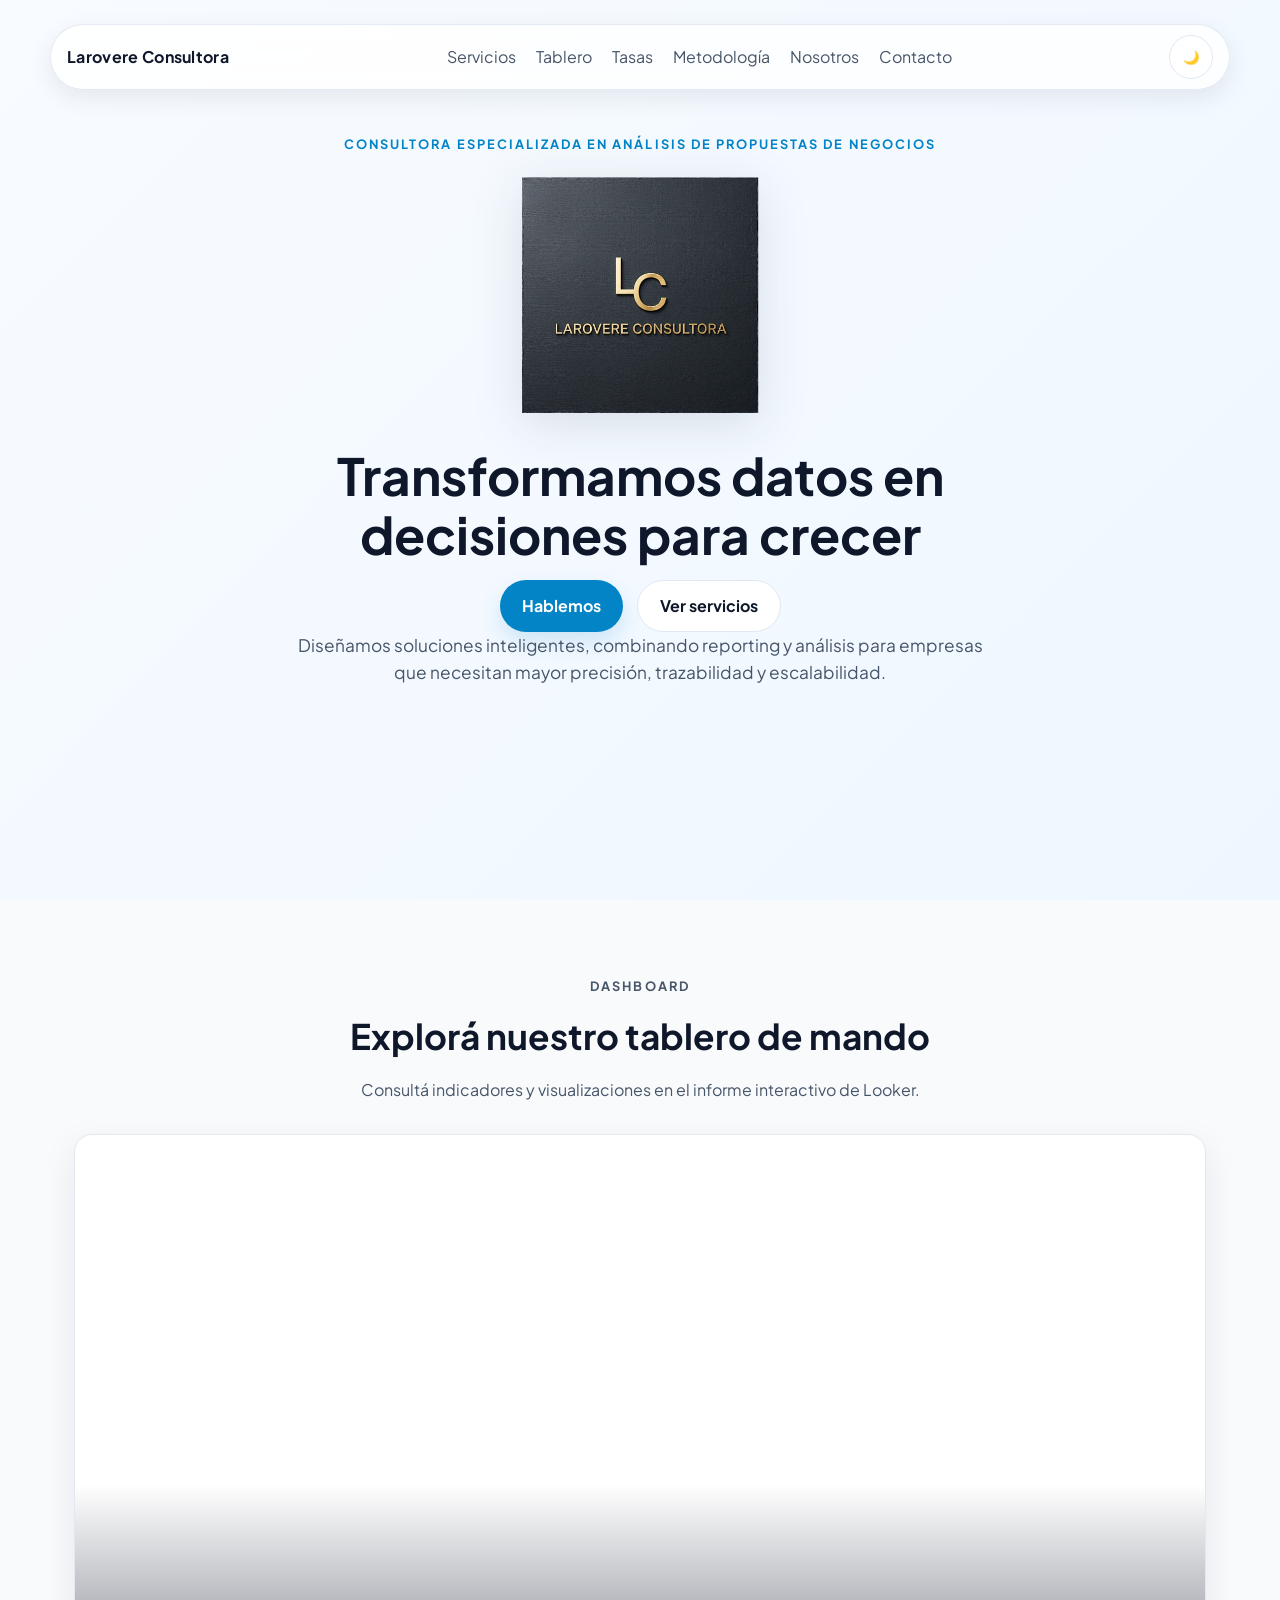
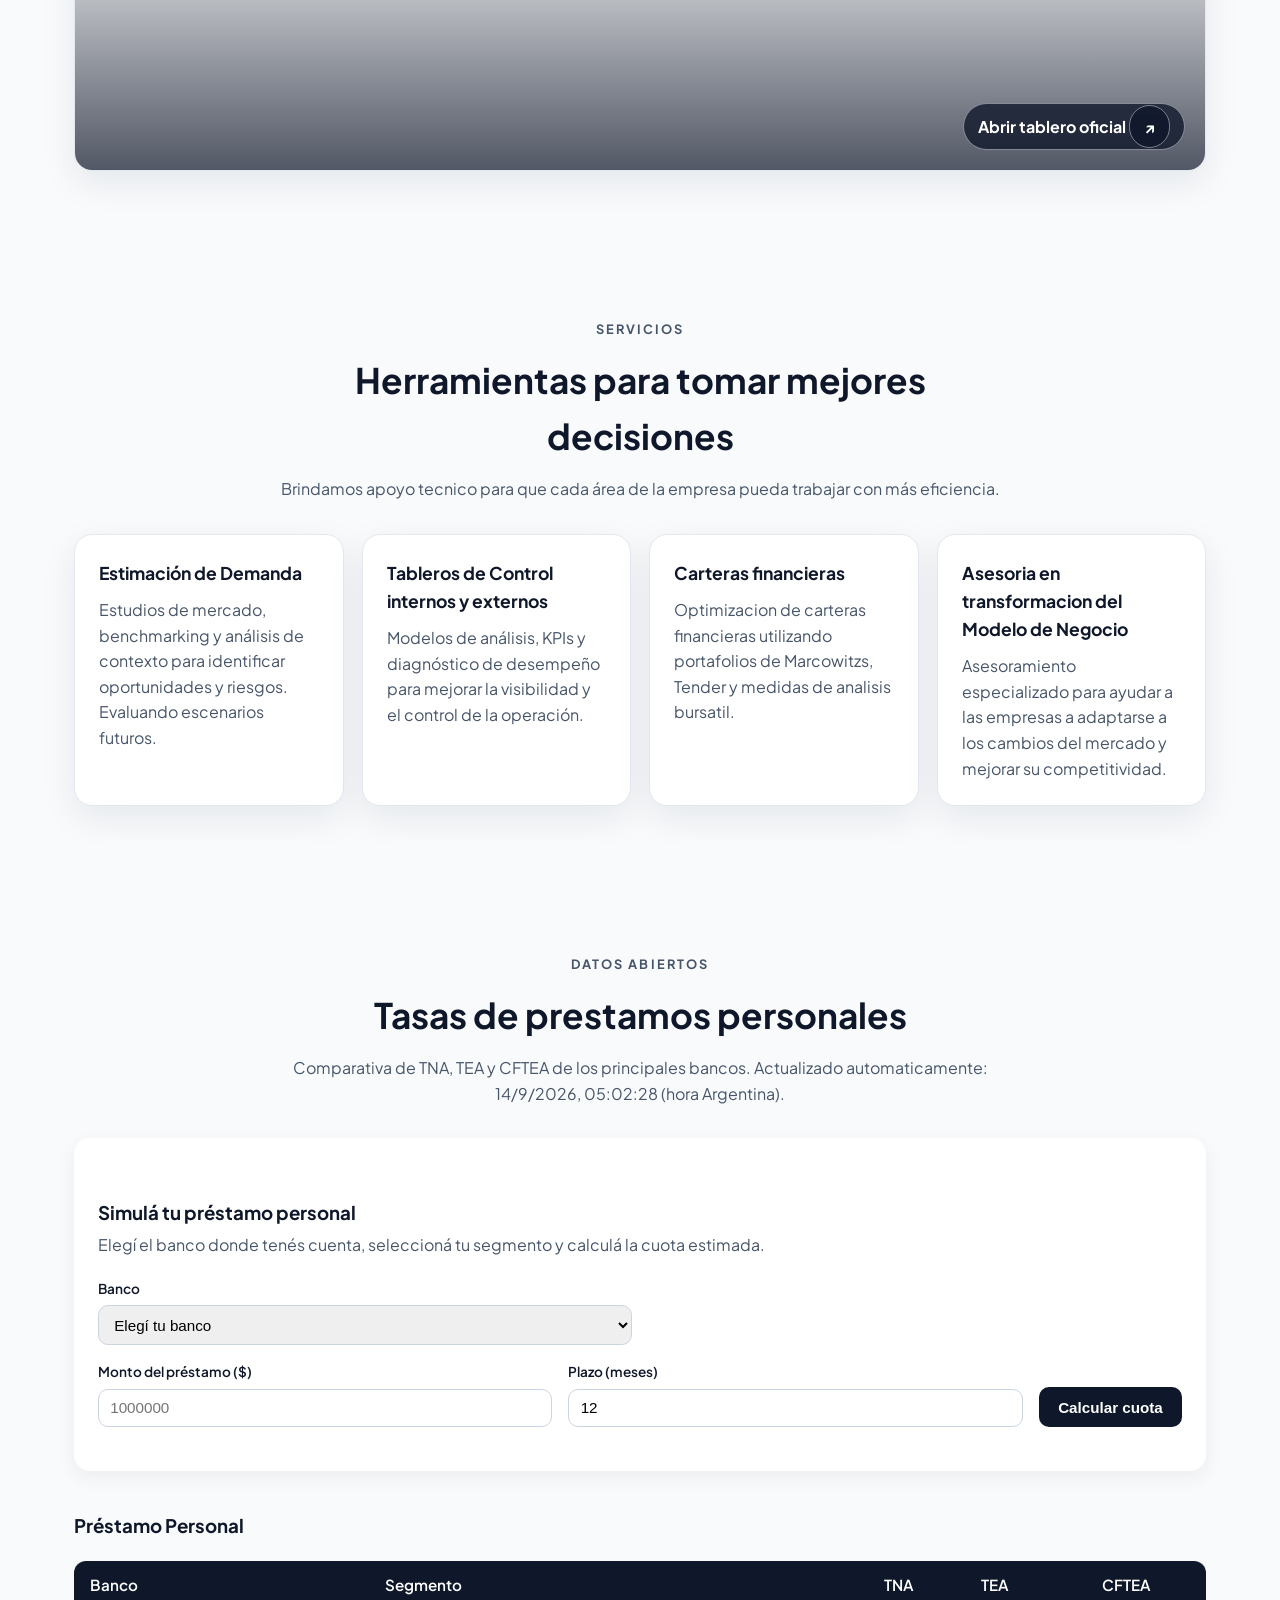
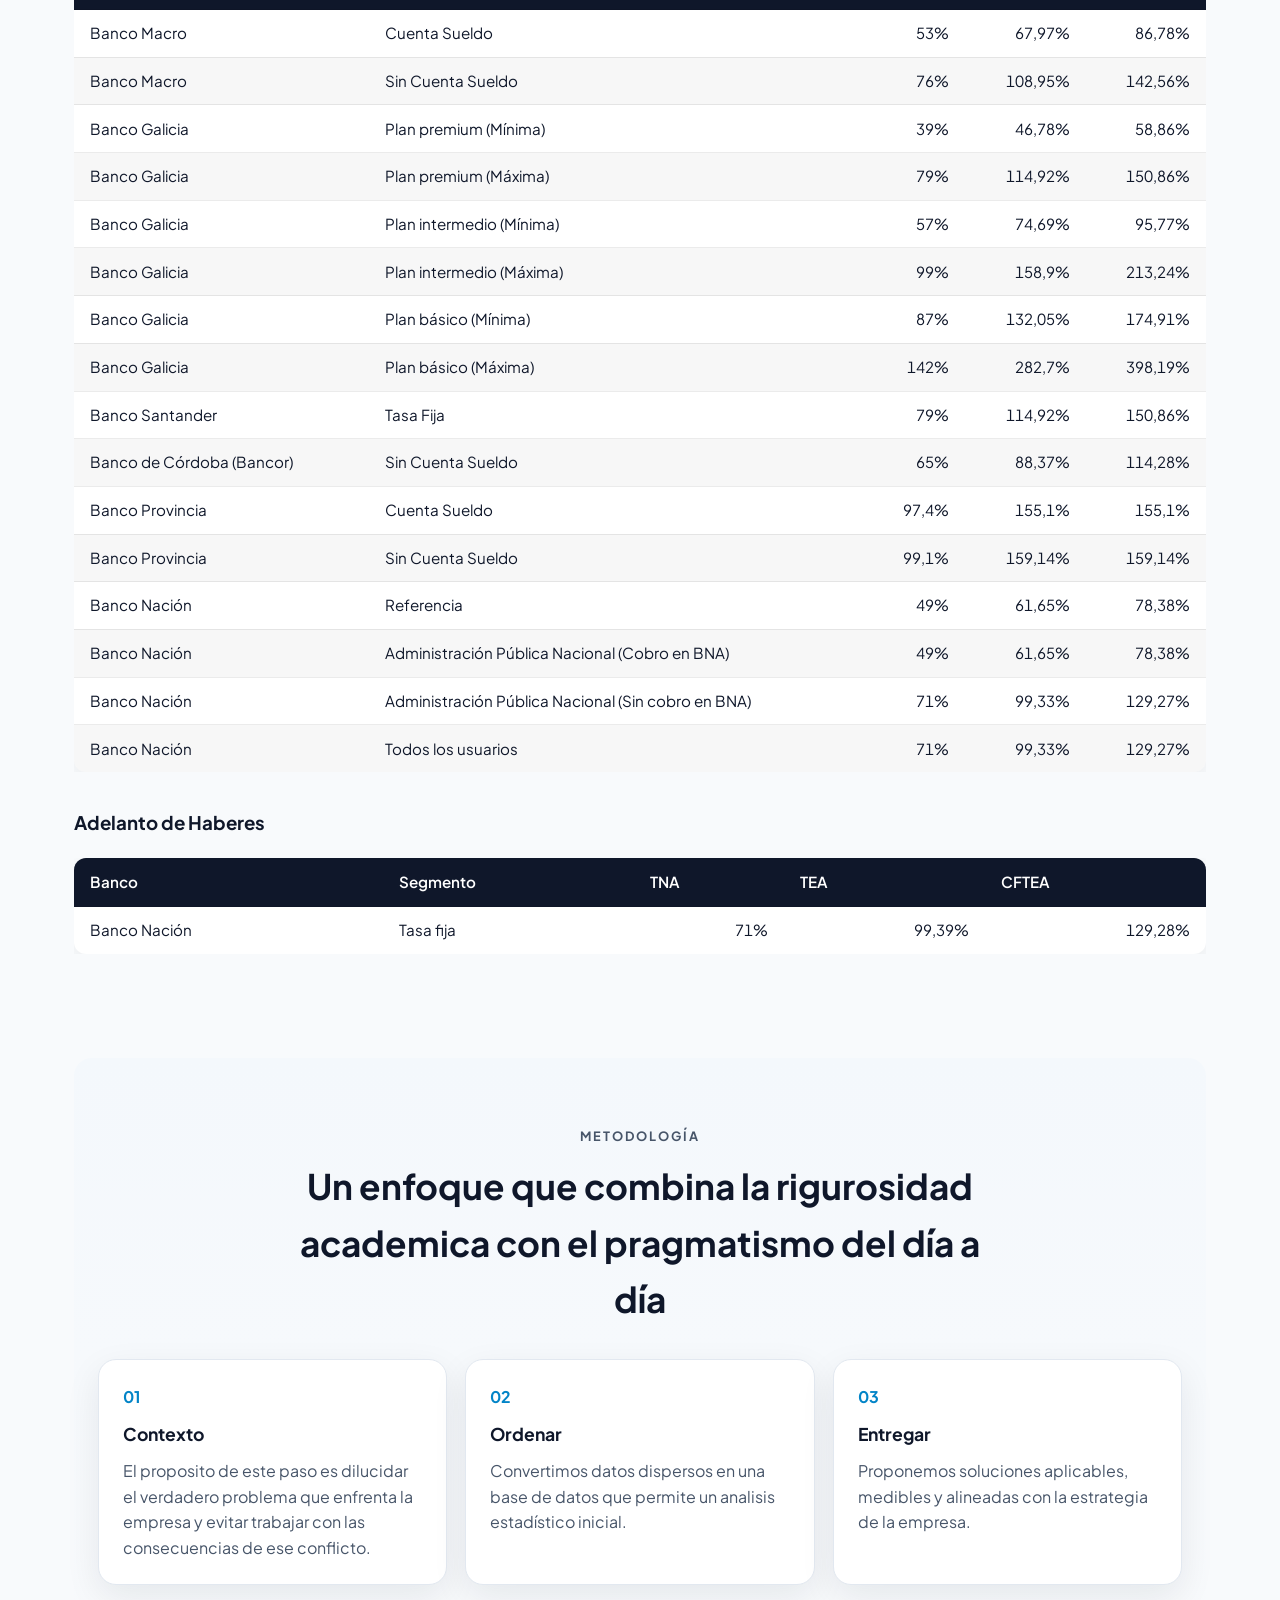
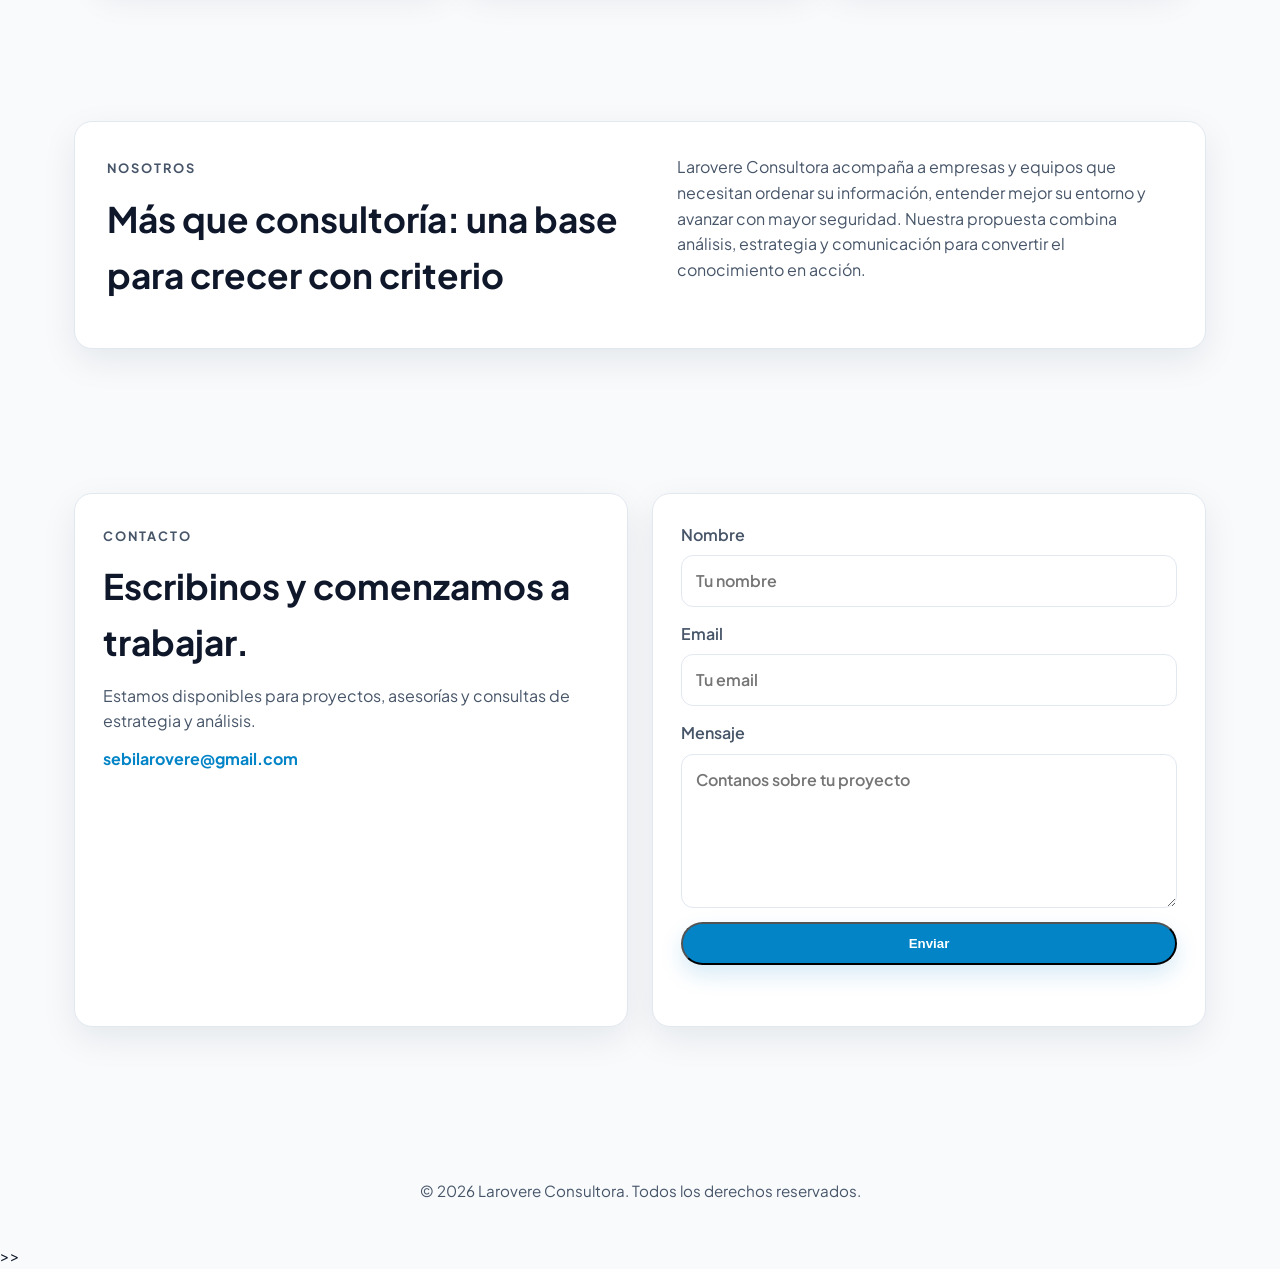
<file: index.html>
<!DOCTYPE html>
<html lang="es">
<head>
    <meta charset="UTF-8" />
    <meta name="viewport" content="width=device-width, initial-scale=1.0" />
    <meta name="description" content="Larovere Consultora ofrece análisis, estrategia y reporting para empresas que buscan claridad y decisiones más inteligentes." />
    <title>Larovere Consultora | Análisis y Estrategia</title>
    <link rel="stylesheet" href="index.css" />
</head>
<body>
    <header class="hero" id="inicio">
        <nav class="nav">
            <a class="brand" href="#inicio">Larovere Consultora</a>
            <button class="menu-toggle" aria-label="Abrir menú" aria-expanded="false">☰</button>
            <div class="nav-links">
                <a href="#servicios">Servicios</a><a href="#tablero">Tablero</a><a href="#tasas">Tasas</a>
                <a href="#metodologia">Metodología</a>
                <a href="#nosotros">Nosotros</a>
                <a href="#contacto">Contacto</a>
            </div>
            <button class="theme-toggle" aria-label="Activar modo oscuro" title="Cambiar tema">🌙</button>
        </nav>

        <div class="hero-content">
            <p class="eyebrow">Consultora especializada en análisis de propuestas de negocios</p>
            <div class="hero-visual">
                <img
                    src="assets/LOGO_Larovere_Consultora_Principal.png"
                    alt="Larovere Consultora"
                    class="hero-logo"
                />
            </div>
            <h1>Transformamos datos en decisiones para crecer</h1>
            <div class="hero-actions">
                <a class="btn btn-primary" href="#contacto">Hablemos</a>
                <a class="btn btn-secondary" href="#servicios">Ver servicios</a>
            </div>
            <p class="hero-copy">Diseñamos soluciones inteligentes, combinando reporting y análisis para empresas que necesitan mayor precisión, trazabilidad y escalabilidad.</p>
        </div>
    </header>

    <main>
        <section class="section dashboard-section" id="tablero">
            <div class="section-heading">
                <p class="eyebrow">Dashboard</p>
                <h2>Explorá nuestro tablero de mando</h2>
                <p>Consultá indicadores y visualizaciones en el informe interactivo de Looker.</p>
            </div>
            <div class="dashboard-preview">
                <iframe
                    src="https://datastudio.google.com/embed/reporting/ba33a013-ccd1-45d2-8fdb-600f0ee3a336"
                    title="Vista previa del tablero de mando de Larovere Consultora"
                    loading="lazy"
                    allowfullscreen
                ></iframe>
                <a
                    class="dashboard-preview-link"
                    href="https://datastudio.google.com/reporting/ba33a013-ccd1-45d2-8fdb-600f0ee3a336"
                    target="_blank"
                    rel="noopener noreferrer"
                    aria-label="Abrir tablero de mando oficial en Looker"
                >
                    <span>Abrir tablero oficial <span aria-hidden="true">↗</span></span>
                </a>
            </div>
        </section>

        <section class="section" id="servicios">
            <div class="section-heading">
                <p class="eyebrow">Servicios</p>
                <h2>Herramientas para tomar mejores decisiones</h2>
                <p>Brindamos apoyo tecnico para que cada área de la empresa pueda trabajar con más eficiencia.</p>
            </div>

            <div class="card-grid">
                <article class="card">
                    <h3>Estimación de Demanda</h3>
                    <p>Estudios de mercado, benchmarking y análisis de contexto para identificar oportunidades y riesgos. Evaluando escenarios futuros.</p>
                </article>
                <article class="card">
                    <h3>Tableros de Control internos y externos</h3>
                    <p>Modelos de análisis, KPIs y diagnóstico de desempeño para mejorar la visibilidad y el control de la operación.</p>
                </article>
                <article class="card">
                    <h3>Carteras financieras</h3>
                    <p>Optimizacion de carteras financieras utilizando portafolios de Marcowitzs, Tender y medidas de analisis bursatil.</p>
                </article>
                <article class="card">
                    <h3>Asesoria en transformacion del Modelo de Negocio</h3>
                    <p>Asesoramiento especializado para ayudar a las empresas a adaptarse a los cambios del mercado y mejorar su competitividad.</p>
                </article>
            </div>
        </section>

        <!-- TASAS:START --><style>#tasas .table-wrap{overflow-x:auto;margin:1.25rem 0 2rem;}#tasas table.tasas{width:100%;border-collapse:collapse;font-size:.95rem;background:#fff;border-radius:12px;overflow:hidden;box-shadow:0 6px 20px rgba(0,0,0,.06);}#tasas table.tasas thead th{background:#0f172a;color:#fff;text-align:left;padding:.75rem 1rem;font-weight:600;}#tasas table.tasas td{padding:.7rem 1rem;border-top:1px solid rgba(0,0,0,.08);}#tasas table.tasas tbody tr:nth-child(even){background:rgba(0,0,0,.03);}#tasas table.tasas td.num{text-align:right;font-variant-numeric:tabular-nums;white-space:nowrap;}#tasas .tabla-titulo{margin-top:2.25rem;}#tasas .simulador{background:#fff;border-radius:16px;padding:1.5rem;margin:1.25rem 0 2.5rem;box-shadow:0 6px 20px rgba(0,0,0,.06);}#tasas .sim-intro{color:#475569;margin:.25rem 0 1.25rem;}#tasas .sim-form{display:flex;flex-direction:column;gap:1rem;}#tasas .sim-row-fields{display:grid;gap:1rem;align-items:end;}#tasas .sim-row-top{grid-template-columns:repeat(2,minmax(0,1fr));}#tasas .sim-row-bottom{grid-template-columns:repeat(2,minmax(0,1fr)) auto;}@media (max-width:640px){#tasas .sim-row-top,#tasas .sim-row-bottom{grid-template-columns:1fr;}}#tasas .sim-field{display:flex;flex-direction:column;gap:.35rem;font-size:.85rem;font-weight:600;color:#0f172a;min-width:0;}#tasas .sim-field select,#tasas .sim-field input{padding:.6rem .7rem;border:1px solid #cbd5e1;border-radius:10px;font-size:.95rem;font-weight:400;width:100%;box-sizing:border-box;}#tasas .sim-btn{padding:.7rem 1.2rem;background:#0f172a;color:#fff;border:0;border-radius:10px;font-size:.95rem;font-weight:600;cursor:pointer;white-space:nowrap;}#tasas .sim-btn:hover{background:#1e293b;}#tasas .sim-result{margin-top:1.25rem;}#tasas .sim-card{border:1px solid rgba(0,0,0,.08);border-radius:12px;padding:1rem 1.25rem;}#tasas .sim-row{display:flex;justify-content:space-between;gap:1rem;padding:.5rem 0;border-top:1px solid rgba(0,0,0,.06);}#tasas .sim-row:first-child{border-top:0;}#tasas .sim-row.sim-hl{font-size:1.15rem;}#tasas .sim-row.sim-hl b{color:#0f172a;}#tasas .sim-note{margin:.75rem 0 0;font-size:.8rem;color:#64748b;}#tasas .sim-warn{color:#b45309;font-size:.9rem;margin:.5rem 0 0;}</style><section class="section" id="tasas"><div class="section-heading"><p class="eyebrow">Datos abiertos</p><h2>Tasas de prestamos personales</h2><p>Comparativa de TNA, TEA y CFTEA de los principales bancos. Actualizado automaticamente: 14/9/2026, 05:02:28 (hora Argentina).</p></div><div class="simulador" id="simulador"><h3 class="tabla-titulo">Simulá tu préstamo personal</h3><p class="sim-intro">Elegí el banco donde tenés cuenta, seleccioná tu segmento y calculá la cuota estimada.</p><div class="sim-form"><div class="sim-row-fields sim-row-top"><label class="sim-field">Banco<select id="sim-bank"><option value="">Elegí tu banco</option></select></label><label class="sim-field" id="sim-seg-wrap" style="display:none">Segmento / tasa<select id="sim-seg"></select></label></div><div class="sim-row-fields sim-row-bottom"><label class="sim-field">Monto del préstamo ($)<input id="sim-amount" type="number" min="0" step="10000" placeholder="1000000"></label><label class="sim-field">Plazo (meses)<input id="sim-term" type="number" min="1" max="120" value="12"></label><button id="sim-calc" type="button" class="sim-btn">Calcular cuota</button></div></div><div id="sim-result" class="sim-result"></div></div><script>window.__TASAS_SIM__={"Banco Macro":[{"segment":"Cuenta Sueldo","tna":53,"tea":67.97,"cft_tea":86.78},{"segment":"Sin Cuenta Sueldo","tna":76,"tea":108.95,"cft_tea":142.56}],"Banco Galicia":[{"segment":"Plan premium (Mínima)","tna":39,"tea":46.78,"cft_tea":58.86},{"segment":"Plan premium (Máxima)","tna":79,"tea":114.92,"cft_tea":150.86},{"segment":"Plan intermedio (Mínima)","tna":57,"tea":74.69,"cft_tea":95.77},{"segment":"Plan intermedio (Máxima)","tna":99,"tea":158.9,"cft_tea":213.24},{"segment":"Plan básico (Mínima)","tna":87,"tea":132.05,"cft_tea":174.91},{"segment":"Plan básico (Máxima)","tna":142,"tea":282.7,"cft_tea":398.19}],"Banco Santander":[{"segment":"Tasa Fija","tna":79,"tea":114.92,"cft_tea":150.86}],"Banco de Córdoba (Bancor)":[{"segment":"Sin Cuenta Sueldo","tna":65,"tea":88.37,"cft_tea":114.28}],"Banco Provincia":[{"segment":"Cuenta Sueldo","tna":97.4,"tea":155.1,"cft_tea":155.1},{"segment":"Sin Cuenta Sueldo","tna":99.1,"tea":159.14,"cft_tea":159.14}],"Banco Nación":[{"segment":"Referencia","tna":49,"tea":61.65,"cft_tea":78.38},{"segment":"Administración Pública Nacional (Cobro en BNA)","tna":49,"tea":61.65,"cft_tea":78.38},{"segment":"Administración Pública Nacional (Sin cobro en BNA)","tna":71,"tea":99.33,"cft_tea":129.27},{"segment":"Todos los usuarios","tna":71,"tea":99.33,"cft_tea":129.27}]};</script><script>(function(){var DATA=window.__TASAS_SIM__||{};var bankSel=document.getElementById("sim-bank");var segWrap=document.getElementById("sim-seg-wrap");var segSel=document.getElementById("sim-seg");var amount=document.getElementById("sim-amount");var term=document.getElementById("sim-term");var out=document.getElementById("sim-result");if(!bankSel)return;function money(n){if(!isFinite(n))return "-";return n.toLocaleString("es-AR",{style:"currency",currency:"ARS",maximumFractionDigits:0});}function pct(v){return String(v).replace(".",",")+"%";}function curSeg(){var b=bankSel.value;if(!b||!DATA[b])return null;var i=parseInt(segSel.value,10);if(isNaN(i))return null;return DATA[b][i]||null;}function fillSegs(){segSel.innerHTML="";var b=bankSel.value;var arr=DATA[b]||[];for(var i=0;i<arr.length;i++){var o=document.createElement("option");o.value=String(i);var t=arr[i].tna!=null?(" — TNA "+pct(arr[i].tna)):(arr[i].tea!=null?(" — TEA "+pct(arr[i].tea)):"");o.textContent=arr[i].segment+t;segSel.appendChild(o);}segWrap.style.display=arr.length?"block":"none";}function calc(){var seg=curSeg();var P=parseFloat(amount.value);var n=parseInt(term.value,10);if(!seg){out.innerHTML="<p class='sim-warn'>Elegí un banco y un segmento.</p>";return;}if(!(P>0)||!(n>0)){out.innerHTML="<p class='sim-warn'>Ingresá un monto y un plazo válidos.</p>";return;}var i;var base;if(seg.tna!=null){i=(seg.tna/100)/12;base="TNA";}else if(seg.tea!=null){i=Math.pow(1+seg.tea/100,1/12)-1;base="TEA";}else{out.innerHTML="<p class='sim-warn'>Este segmento no tiene tasa disponible.</p>";return;}var cuota=i===0?P/n:P*i/(1-Math.pow(1+i,-n));var total=cuota*n;var costo=total-P;var cft=seg.cft_tea!=null?("<div class='sim-row'><span>CFTEA informado</span><b>"+pct(seg.cft_tea)+"</b></div>"):"";out.innerHTML="<div class='sim-card'>"+"<div class='sim-row sim-hl'><span>Cuota mensual estimada</span><b>"+money(cuota)+"</b></div>"+"<div class='sim-row'><span>Cantidad de cuotas</span><b>"+n+"</b></div>"+"<div class='sim-row'><span>Total a pagar</span><b>"+money(total)+"</b></div>"+"<div class='sim-row'><span>Costo financiero (intereses)</span><b>"+money(costo)+"</b></div>"+cft+"<p class='sim-note'>Cálculo estimado por sistema francés usando la "+base+". No incluye seguros, IVA ni gastos administrativos: es orientativo.</p>"+"</div>";}for(var b in DATA){if(DATA.hasOwnProperty(b)){var o=document.createElement("option");o.value=b;o.textContent=b;bankSel.appendChild(o);}}bankSel.addEventListener("change",function(){fillSegs();out.innerHTML="";});segSel.addEventListener("change",function(){out.innerHTML="";});document.getElementById("sim-calc").addEventListener("click",calc);fillSegs();})();</script><h3 class="tabla-titulo">Préstamo Personal</h3><div class="table-wrap"><table class="tasas"><thead><tr><th>Banco</th><th>Segmento</th><th>TNA</th><th>TEA</th><th>CFTEA</th></tr></thead><tbody><tr><td>Banco Macro</td><td>Cuenta Sueldo</td><td class="num">53%</td><td class="num">67,97%</td><td class="num">86,78%</td></tr><tr><td>Banco Macro</td><td>Sin Cuenta Sueldo</td><td class="num">76%</td><td class="num">108,95%</td><td class="num">142,56%</td></tr><tr><td>Banco Galicia</td><td>Plan premium (Mínima)</td><td class="num">39%</td><td class="num">46,78%</td><td class="num">58,86%</td></tr><tr><td>Banco Galicia</td><td>Plan premium (Máxima)</td><td class="num">79%</td><td class="num">114,92%</td><td class="num">150,86%</td></tr><tr><td>Banco Galicia</td><td>Plan intermedio (Mínima)</td><td class="num">57%</td><td class="num">74,69%</td><td class="num">95,77%</td></tr><tr><td>Banco Galicia</td><td>Plan intermedio (Máxima)</td><td class="num">99%</td><td class="num">158,9%</td><td class="num">213,24%</td></tr><tr><td>Banco Galicia</td><td>Plan básico (Mínima)</td><td class="num">87%</td><td class="num">132,05%</td><td class="num">174,91%</td></tr><tr><td>Banco Galicia</td><td>Plan básico (Máxima)</td><td class="num">142%</td><td class="num">282,7%</td><td class="num">398,19%</td></tr><tr><td>Banco Santander</td><td>Tasa Fija</td><td class="num">79%</td><td class="num">114,92%</td><td class="num">150,86%</td></tr><tr><td>Banco de Córdoba (Bancor)</td><td>Sin Cuenta Sueldo</td><td class="num">65%</td><td class="num">88,37%</td><td class="num">114,28%</td></tr><tr><td>Banco Provincia</td><td>Cuenta Sueldo</td><td class="num">97,4%</td><td class="num">155,1%</td><td class="num">155,1%</td></tr><tr><td>Banco Provincia</td><td>Sin Cuenta Sueldo</td><td class="num">99,1%</td><td class="num">159,14%</td><td class="num">159,14%</td></tr><tr><td>Banco Nación</td><td>Referencia</td><td class="num">49%</td><td class="num">61,65%</td><td class="num">78,38%</td></tr><tr><td>Banco Nación</td><td>Administración Pública Nacional (Cobro en BNA)</td><td class="num">49%</td><td class="num">61,65%</td><td class="num">78,38%</td></tr><tr><td>Banco Nación</td><td>Administración Pública Nacional (Sin cobro en BNA)</td><td class="num">71%</td><td class="num">99,33%</td><td class="num">129,27%</td></tr><tr><td>Banco Nación</td><td>Todos los usuarios</td><td class="num">71%</td><td class="num">99,33%</td><td class="num">129,27%</td></tr></tbody></table></div><h3 class="tabla-titulo">Adelanto de Haberes</h3><div class="table-wrap"><table class="tasas"><thead><tr><th>Banco</th><th>Segmento</th><th>TNA</th><th>TEA</th><th>CFTEA</th></tr></thead><tbody><tr><td>Banco Nación</td><td>Tasa fija</td><td class="num">71%</td><td class="num">99,39%</td><td class="num">129,28%</td></tr></tbody></table></div></section><!-- TASAS:END --><section class="section section-alt" id="metodologia">
            <div class="section-heading">
                <p class="eyebrow">Metodología</p>
                <h2>Un enfoque que combina la rigurosidad academica con el pragmatismo del día a día</h2>
            </div>

            <div class="steps-grid">
                <div class="step">
                    <span>01</span>
                    <h3>Contexto</h3>
                    <p>El proposito de este paso es dilucidar el verdadero problema que enfrenta la empresa y evitar trabajar con las consecuencias de ese conflicto.</p>
                </div>
                <div class="step">
                    <span>02</span>
                    <h3>Ordenar</h3>
                    <p>Convertimos datos dispersos en una base de datos que permite un analisis estadístico inicial.</p>
                </div>
                <div class="step">
                    <span>03</span>
                    <h3>Entregar</h3>
                    <p>Proponemos soluciones aplicables, medibles y alineadas con la estrategia de la empresa.</p>
                </div>
            </div>
        </section>

        <section class="section" id="nosotros">
            <div class="about-box">
                <div>
                    <p class="eyebrow">Nosotros</p>
                    <h2>Más que consultoría: una base para crecer con criterio</h2>
                </div>
                <p>Larovere Consultora acompaña a empresas y equipos que necesitan ordenar su información, entender mejor su entorno y avanzar con mayor seguridad. Nuestra propuesta combina análisis, estrategia y comunicación para convertir el conocimiento en acción.</p>
            </div>
        </section>

        <section class="section" id="contacto">
            <div class="contact-grid">
                <div class="contact-card">
                    <p class="eyebrow">Contacto</p>
                    <h2>Escribinos y comenzamos a trabajar.</h2>
                    <p>Estamos disponibles para proyectos, asesorías y consultas de estrategia y análisis.</p>
                    <a class="contact-link" href="mailto:sebilarovere@gmail.com">sebilarovere@gmail.com</a>
                </div>
                <form class="contact-form" id="contact-form">
                    <input type="hidden" name="access_key" value="17fb6704-3f1a-4902-bcb8-27fb13e4d192" />
                    <label>
                        <span>Nombre</span>
                        <input type="text" name="name" placeholder="Tu nombre" required />
                    </label>
                    <label>
                        <span>Email</span>
                        <input type="email" name="email" placeholder="Tu email" required />
                    </label>
                    <label>
                        <span>Mensaje</span>
                        <textarea name="message" rows="5" placeholder="Contanos sobre tu proyecto" required></textarea>
                    </label>
                    <button type="submit" class="btn btn-primary">Enviar</button>
                    <p class="form-status" id="form-status" aria-live="polite"></p>
                </form>
            </div>
        </section>
    </main>

    <footer class="footer">
        <p>© 2026 Larovere Consultora. Todos los derechos reservados.</p>
    </footer>

    <script src="index.js"></script>
</body>
</html>>>
</file>
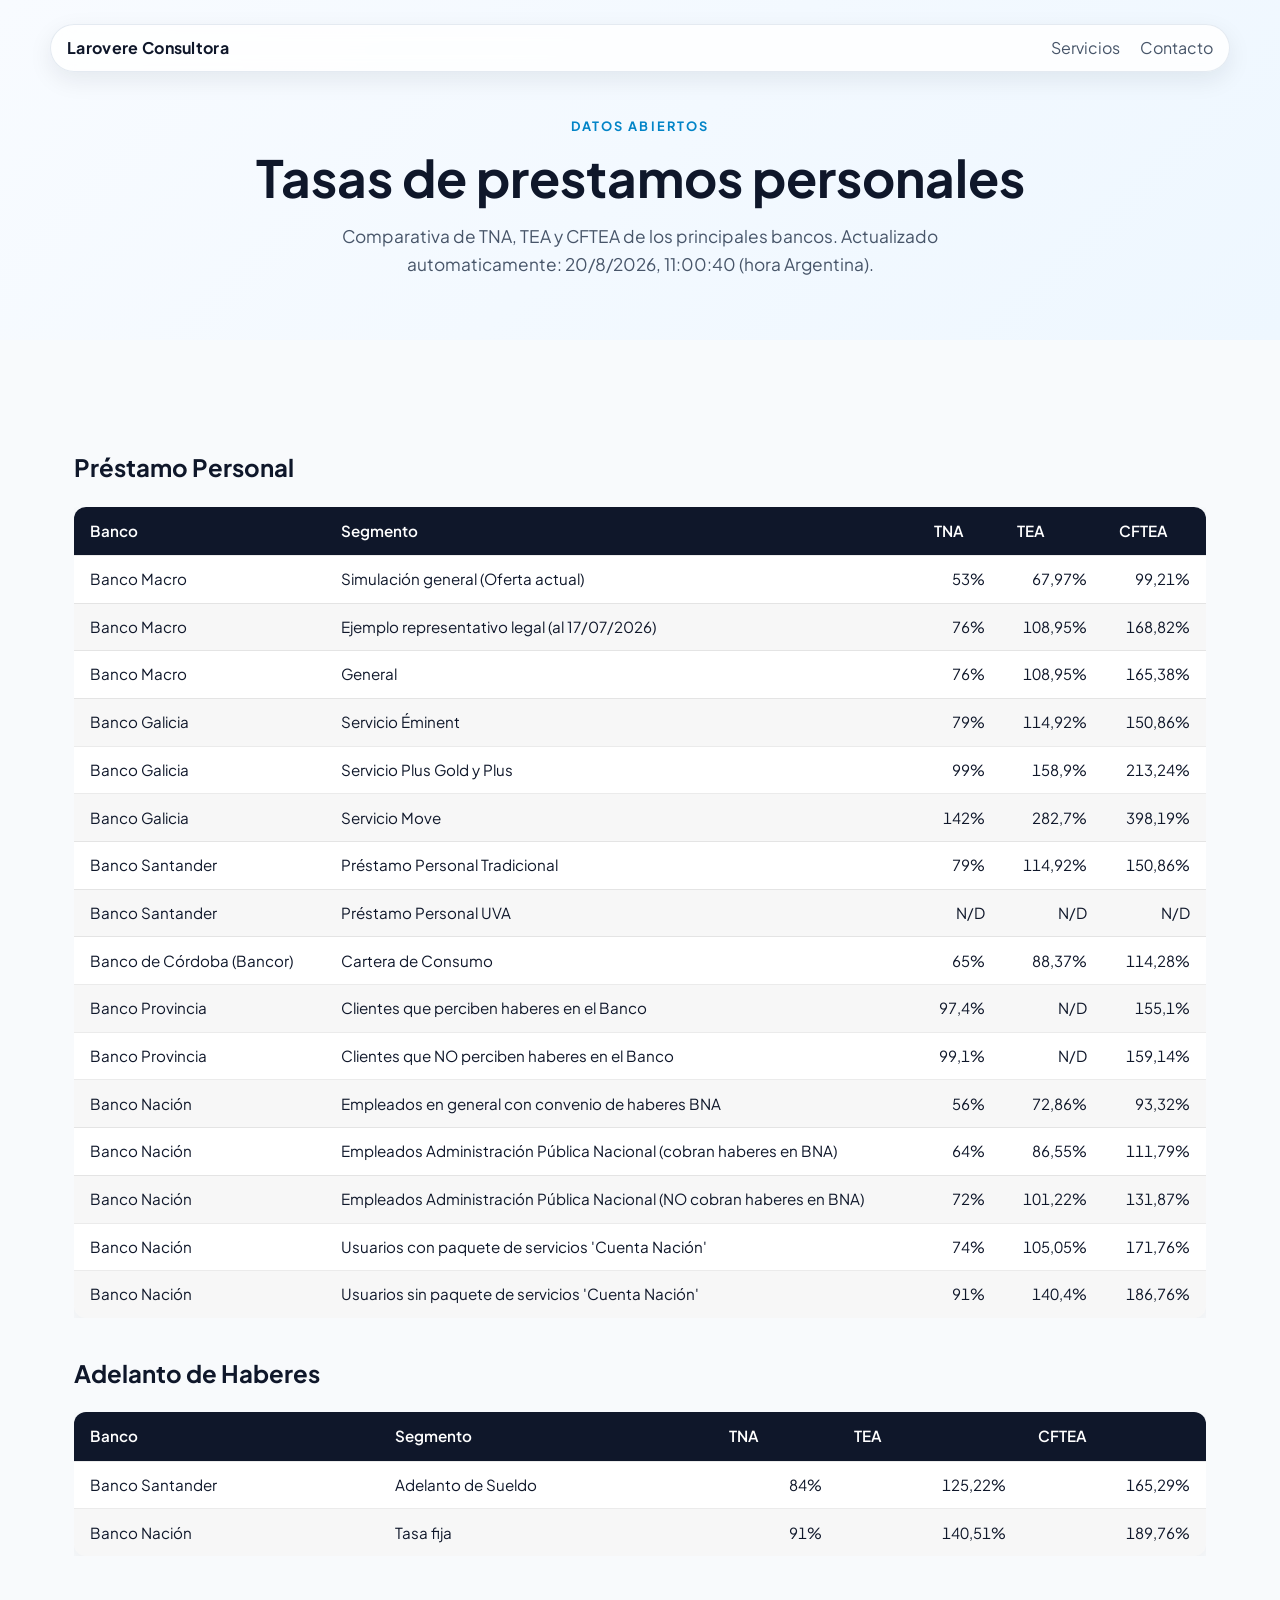
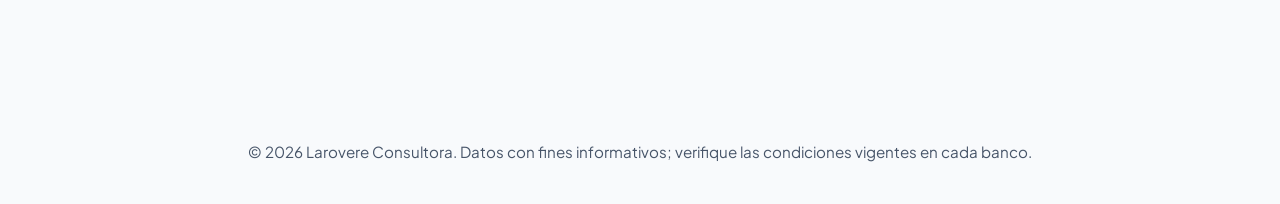
<file: tasas.html>
<!DOCTYPE html><html lang="es"><head><meta charset="UTF-8"/><meta name="viewport" content="width=device-width, initial-scale=1.0"/><meta name="description" content="Tasas de prestamos personales de los principales bancos de Argentina."/><title>Tasas de prestamos personales | Larovere Consultora</title><link rel="stylesheet" href="index.css"/><style>.table-wrap{overflow-x:auto;margin:1.25rem 0 2rem;}table.tasas{width:100%;border-collapse:collapse;font-size:.95rem;background:#fff;border-radius:12px;overflow:hidden;box-shadow:0 6px 20px rgba(0,0,0,.06);}table.tasas thead th{background:#0f172a;color:#fff;text-align:left;padding:.75rem 1rem;font-weight:600;}table.tasas td{padding:.7rem 1rem;border-top:1px solid rgba(0,0,0,.08);}table.tasas tbody tr:nth-child(even){background:rgba(0,0,0,.03);}table.tasas td.num{text-align:right;font-variant-numeric:tabular-nums;white-space:nowrap;}.tabla-titulo{margin-top:2.25rem;}</style></head><body><header class="hero" style="min-height:auto;padding-bottom:2rem;"><nav class="nav"><a class="brand" href="index.html">Larovere Consultora</a><div class="nav-links"><a href="index.html#servicios">Servicios</a><a href="index.html#contacto">Contacto</a></div></nav><div class="hero-content"><p class="eyebrow">Datos abiertos</p><h1>Tasas de prestamos personales</h1><p class="hero-copy">Comparativa de TNA, TEA y CFTEA de los principales bancos. Actualizado automaticamente: 20/8/2026, 11:00:40 (hora Argentina).</p></div></header><main><section class="section"><h2 class="tabla-titulo">Préstamo Personal</h2><div class="table-wrap"><table class="tasas"><thead><tr><th>Banco</th><th>Segmento</th><th>TNA</th><th>TEA</th><th>CFTEA</th></tr></thead><tbody><tr><td>Banco Macro</td><td>Simulación general (Oferta actual)</td><td class="num">53%</td><td class="num">67,97%</td><td class="num">99,21%</td></tr><tr><td>Banco Macro</td><td>Ejemplo representativo legal (al 17/07/2026)</td><td class="num">76%</td><td class="num">108,95%</td><td class="num">168,82%</td></tr><tr><td>Banco Macro</td><td>General</td><td class="num">76%</td><td class="num">108,95%</td><td class="num">165,38%</td></tr><tr><td>Banco Galicia</td><td>Servicio Éminent</td><td class="num">79%</td><td class="num">114,92%</td><td class="num">150,86%</td></tr><tr><td>Banco Galicia</td><td>Servicio Plus Gold y Plus</td><td class="num">99%</td><td class="num">158,9%</td><td class="num">213,24%</td></tr><tr><td>Banco Galicia</td><td>Servicio Move</td><td class="num">142%</td><td class="num">282,7%</td><td class="num">398,19%</td></tr><tr><td>Banco Santander</td><td>Préstamo Personal Tradicional</td><td class="num">79%</td><td class="num">114,92%</td><td class="num">150,86%</td></tr><tr><td>Banco Santander</td><td>Préstamo Personal UVA</td><td class="num">N/D</td><td class="num">N/D</td><td class="num">N/D</td></tr><tr><td>Banco de Córdoba (Bancor)</td><td>Cartera de Consumo</td><td class="num">65%</td><td class="num">88,37%</td><td class="num">114,28%</td></tr><tr><td>Banco Provincia</td><td>Clientes que perciben haberes en el Banco</td><td class="num">97,4%</td><td class="num">N/D</td><td class="num">155,1%</td></tr><tr><td>Banco Provincia</td><td>Clientes que NO perciben haberes en el Banco</td><td class="num">99,1%</td><td class="num">N/D</td><td class="num">159,14%</td></tr><tr><td>Banco Nación</td><td>Empleados en general con convenio de haberes BNA</td><td class="num">56%</td><td class="num">72,86%</td><td class="num">93,32%</td></tr><tr><td>Banco Nación</td><td>Empleados Administración Pública Nacional (cobran haberes en BNA)</td><td class="num">64%</td><td class="num">86,55%</td><td class="num">111,79%</td></tr><tr><td>Banco Nación</td><td>Empleados Administración Pública Nacional (NO cobran haberes en BNA)</td><td class="num">72%</td><td class="num">101,22%</td><td class="num">131,87%</td></tr><tr><td>Banco Nación</td><td>Usuarios con paquete de servicios 'Cuenta Nación'</td><td class="num">74%</td><td class="num">105,05%</td><td class="num">171,76%</td></tr><tr><td>Banco Nación</td><td>Usuarios sin paquete de servicios 'Cuenta Nación'</td><td class="num">91%</td><td class="num">140,4%</td><td class="num">186,76%</td></tr></tbody></table></div><h2 class="tabla-titulo">Adelanto de Haberes</h2><div class="table-wrap"><table class="tasas"><thead><tr><th>Banco</th><th>Segmento</th><th>TNA</th><th>TEA</th><th>CFTEA</th></tr></thead><tbody><tr><td>Banco Santander</td><td>Adelanto de Sueldo</td><td class="num">84%</td><td class="num">125,22%</td><td class="num">165,29%</td></tr><tr><td>Banco Nación</td><td>Tasa fija</td><td class="num">91%</td><td class="num">140,51%</td><td class="num">189,76%</td></tr></tbody></table></div></section></main><footer class="footer"><p>&copy; 2026 Larovere Consultora. Datos con fines informativos; verifique las condiciones vigentes en cada banco.</p></footer></body></html>
</file>
<file: index.css>
@import url('https://fonts.googleapis.com/css2?family=Plus+Jakarta+Sans:wght@400;500;600;700&display=swap');

:root {
    --bg: #f8fafc;
    --surface: #ffffff;
    --text: #0f172a;
    --muted: #475569;
    --accent: #0284c7;
    --accent-dark: #0369a1;
    --border: #e2e8f0;
    --radius: 18px;
    --shadow: 0 12px 35px rgba(15, 23, 42, 0.08);
}

body.dark {
    --bg: #0f172a;
    --surface: #111827;
    --text: #f8fafc;
    --muted: #cbd5e1;
    --accent: #38bdf8;
    --accent-dark: #60a5fa;
    --border: #24324a;
    --shadow: 0 12px 35px rgba(0, 0, 0, 0.4);
}

* {
    box-sizing: border-box;
    margin: 0;
    padding: 0;
}

html {
    scroll-behavior: smooth;
}

body {
    font-family: 'Plus Jakarta Sans', sans-serif;
    background: var(--bg);
    color: var(--text);
    line-height: 1.6;
    transition: background 0.3s ease, color 0.3s ease;
}

a {
    color: inherit;
    text-decoration: none;
}

.hero {
    min-height: 100vh;
    background: linear-gradient(135deg, #f8fbff 0%, #eef7ff 100%);
    padding: 24px 24px 60px;
}

body.dark .hero {
    background: linear-gradient(135deg, #111827 0%, #1f2937 100%);
}

.nav {
    max-width: 1180px;
    margin: 0 auto 16px;
    display: flex;
    align-items: center;
    justify-content: space-between;
    gap: 14px;
    padding: 10px 16px;
    background: rgba(255, 255, 255, 0.82);
    backdrop-filter: blur(10px);
    border: 1px solid rgba(226, 232, 240, 0.9);
    border-radius: 999px;
    box-shadow: 0 8px 24px rgba(15, 23, 42, 0.08);
}

body.dark .nav {
    background: rgba(17, 24, 39, 0.9);
    border-color: rgba(36, 50, 74, 0.95);
    box-shadow: 0 8px 24px rgba(0, 0, 0, 0.28);
}

.brand {
    font-weight: 700;
    font-size: 1rem;
    letter-spacing: 0.02em;
}

.theme-toggle,
.menu-toggle {
    border: 1px solid var(--border);
    background: var(--surface);
    color: var(--text);
    border-radius: 999px;
    width: 44px;
    height: 44px;
    display: inline-flex;
    align-items: center;
    justify-content: center;
    cursor: pointer;
    transition: background 0.2s ease, border-color 0.2s ease, color 0.2s ease;
}

.theme-toggle:hover,
.menu-toggle:hover {
    border-color: var(--accent);
    color: var(--accent);
}

body.dark .theme-toggle,
body.dark .menu-toggle {
    background: #1f2937;
}

.nav-links {
    display: flex;
    gap: 20px;
    color: var(--muted);
}

.nav-links a:hover {
    color: var(--accent);
}

.menu-toggle {
    display: none;
    border: 0;
    background: transparent;
    font-size: 1.4rem;
    cursor: pointer;
}

.hero-content {
    max-width: 800px;
    margin: 70px auto 0;
    text-align: center;
}

.hero-content {
    max-width: 860px;
    margin: 40px auto 0;
    text-align: center;
}

.hero-visual {
    margin: 0 auto 20px;
    display: flex;
    justify-content: center;
}

.hero-logo {
    width: min(100%, 260px);
    max-width: 260px;
    height: auto;
    display: block;
    filter: drop-shadow(0 10px 25px rgba(15, 23, 42, 0.12));
}
.eyebrow {
    display: inline-block;
    margin-bottom: 12px;
    color: var(--accent);
    text-transform: uppercase;
    letter-spacing: 0.16em;
    font-size: 0.8rem;
    font-weight: 700;
}

.hero h1 {
    font-size: clamp(2rem, 4vw, 3.4rem);
    line-height: 1.15;
    margin-bottom: 16px;
}

.hero-copy {
    font-size: 1.08rem;
    color: var(--muted);
    max-width: 700px;
    margin: 0 auto 30px;
}

.hero-actions {
    display: flex;
    justify-content: center;
    gap: 14px;
    flex-wrap: wrap;
}

.btn {
    display: inline-flex;
    align-items: center;
    justify-content: center;
    padding: 12px 22px;
    border-radius: 999px;
    font-weight: 700;
    transition: transform 0.2s ease, box-shadow 0.2s ease;
}

.btn:hover {
    transform: translateY(-2px);
}

.btn-primary {
    background: var(--accent);
    color: white;
    box-shadow: 0 10px 22px rgba(2, 132, 199, 0.16);
}

.btn-secondary {
    background: white;
    color: var(--text);
    border: 1px solid var(--border);
}

body.dark .btn-secondary {
    background: #1e3a8a;
    color: white;
    border-color: #3b82f6;
}

body.dark .section-alt .section-heading h2 {
    color: var(--accent);
}

main {
    max-width: 1180px;
    margin: 0 auto;
    padding: 0 24px 60px;
}

.section {
    padding: 72px 0;
}

.section-alt {
    background: linear-gradient(180deg, #f4f8fc 0%, #f8fafc 100%);
    border-radius: var(--radius);
    padding: 64px 24px;
}

.section-heading {
    max-width: 720px;
    margin: 0 auto 32px;
    text-align: center;
}

.section-heading h2,
.about-box h2,
.contact-card h2 {
    font-size: clamp(1.6rem, 3vw, 2.2rem);
    margin-bottom: 12px;
}

.section-heading p,
.about-box p,
.contact-card p {
    color: var(--muted);
}

.card-grid {
    display: grid;
    grid-template-columns: repeat(4, minmax(0, 1fr));
    gap: 18px;
}

.card,
.step,
.contact-card,
.contact-form,
.about-box {
    background: var(--surface);
    border: 1px solid var(--border);
    border-radius: var(--radius);
    box-shadow: var(--shadow);
}

.card {
    padding: 24px;
}

.card h3,
.step h3 {
    margin-bottom: 10px;
    font-size: 1.1rem;
}

.card p,
.step p,
.about-box p,
.contact-card p,
.contact-form label,
.form-status {
    color: var(--muted);
}

.dashboard-preview {
    position: relative;
    width: 100%;
    aspect-ratio: 16 / 9;
    overflow: hidden;
    border: 1px solid var(--border);
    border-radius: var(--radius);
    background: var(--surface);
    box-shadow: var(--shadow);
}

.dashboard-preview iframe {
    display: block;
    width: 100%;
    height: 100%;
    border: 0;
    pointer-events: none;
}

.dashboard-preview-link {
    position: absolute;
    inset: 0;
    display: flex;
    align-items: flex-end;
    justify-content: flex-end;
    padding: 20px;
    background: linear-gradient(180deg, transparent 55%, rgba(15, 23, 42, 0.72) 100%);
    color: white;
    font-weight: 700;
}

.dashboard-preview-link span {
    padding: 10px 14px;
    border: 1px solid rgba(255, 255, 255, 0.45);
    border-radius: 999px;
    background: rgba(15, 23, 42, 0.78);
    backdrop-filter: blur(8px);
    transition: background 0.2s ease, transform 0.2s ease;
}

.dashboard-preview-link:hover span,
.dashboard-preview-link:focus-visible span {
    background: var(--accent-dark);
    transform: translateY(-2px);
}

.dashboard-preview-link:focus-visible {
    outline: 3px solid var(--accent);
    outline-offset: -3px;
}

.steps-grid {
    display: grid;
    grid-template-columns: repeat(3, minmax(0, 1fr));
    gap: 18px;
}

.step {
    padding: 24px;
}

.step span {
    display: inline-block;
    margin-bottom: 10px;
    color: var(--accent);
    font-weight: 700;
}

.about-box {
    display: grid;
    grid-template-columns: 1.1fr 1fr;
    gap: 24px;
    padding: 32px;
}

.contact-grid {
    display: grid;
    grid-template-columns: 1fr 1fr;
    gap: 24px;
}

.contact-card,
.contact-form {
    padding: 28px;
}

.contact-link {
    display: inline-block;
    margin-top: 12px;
    color: var(--accent);
    font-weight: 700;
}

.contact-form {
    display: flex;
    flex-direction: column;
    gap: 14px;
}

.contact-form label {
    display: flex;
    flex-direction: column;
    gap: 8px;
    font-weight: 600;
}

.contact-form input,
.contact-form textarea {
    padding: 12px 14px;
    border: 1px solid var(--border);
    border-radius: 12px;
    font: inherit;
    background: #fff;
}

.contact-form input:focus,
.contact-form textarea:focus {
    outline: none;
    border-color: var(--accent);
    box-shadow: 0 0 0 3px rgba(2, 132, 199, 0.1);
}

.form-status {
    min-height: 1.2rem;
    font-size: 0.95rem;
}

.footer {
    text-align: center;
    padding: 20px 24px 40px;
    color: var(--muted);
    font-size: 0.95rem;
}

@media (max-width: 900px) {
    .card-grid,
    .steps-grid,
    .contact-grid,
    .about-box {
        grid-template-columns: 1fr 1fr;
    }
}

@media (max-width: 700px) {
    .nav {
        flex-wrap: wrap;
    }

    .menu-toggle {
        display: block;
    }

    .nav-links {
        display: none;
        width: 100%;
        flex-direction: column;
        padding-top: 10px;
    }

    .nav-links.open {
        display: flex;
    }

    .hero {
        padding: 20px 16px 50px;
    }

    .hero-content {
        margin-top: 40px;
    }

    .card-grid,
    .steps-grid,
    .contact-grid,
    .about-box {
        grid-template-columns: 1fr;
    }

    .dashboard-preview {
        aspect-ratio: 4 / 3;
    }

    main {
        padding: 0 16px 50px;
    }

    .section-alt {
        padding: 48px 16px;
    }
}
@media (max-width: 700px) {
    .hero-logo {
        max-width: 190px;
    }
}
</file>
